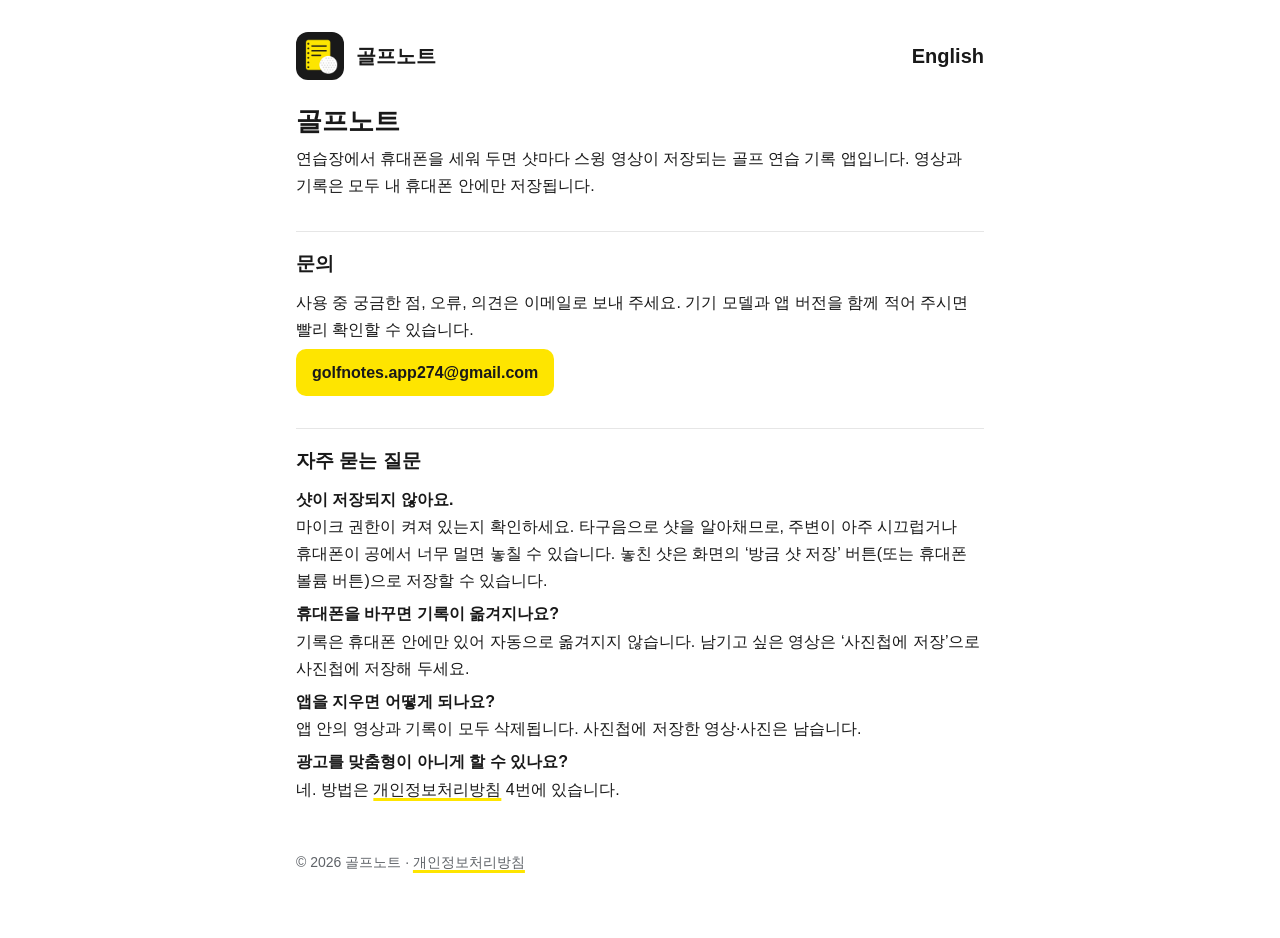
<file: index.html>
<!doctype html>
<html lang="ko">
<head>
<meta charset="utf-8">
<meta name="viewport" content="width=device-width, initial-scale=1">
<title>골프노트 지원</title>
<meta name="description" content="연습장에서 휴대폰을 세워 두면 샷마다 스윙 영상이 저장되는 골프 연습 기록 앱">
<link rel="icon" href="icon.png">
<link rel="stylesheet" href="style.css">
<link rel="alternate" hreflang="en" href="https://cks274-droid.github.io/en/">
</head>
<body>
<main>
<header><img src="icon.png" alt=""><a href="./">골프노트</a><span class="lang"><a href="en/" lang="en">English</a></span></header>

<h1>골프노트</h1>
<p>연습장에서 휴대폰을 세워 두면 샷마다 스윙 영상이 저장되는 골프 연습 기록 앱입니다. 영상과 기록은 모두 내 휴대폰 안에만 저장됩니다.</p>

<h2>문의</h2>
<p>사용 중 궁금한 점, 오류, 의견은 이메일로 보내 주세요. 기기 모델과 앱 버전을 함께 적어 주시면 빨리 확인할 수 있습니다.</p>
<p><a class="btn" href="mailto:golfnotes.app274@gmail.com">golfnotes.app274@gmail.com</a></p>

<h2>자주 묻는 질문</h2>
<p><strong>샷이 저장되지 않아요.</strong><br>
마이크 권한이 켜져 있는지 확인하세요. 타구음으로 샷을 알아채므로, 주변이 아주 시끄럽거나 휴대폰이 공에서 너무 멀면 놓칠 수 있습니다. 놓친 샷은 화면의 ‘방금 샷 저장’ 버튼(또는 휴대폰 볼륨 버튼)으로 저장할 수 있습니다.</p>
<p><strong>휴대폰을 바꾸면 기록이 옮겨지나요?</strong><br>
기록은 휴대폰 안에만 있어 자동으로 옮겨지지 않습니다. 남기고 싶은 영상은 ‘사진첩에 저장’으로 사진첩에 저장해 두세요.</p>
<p><strong>앱을 지우면 어떻게 되나요?</strong><br>
앱 안의 영상과 기록이 모두 삭제됩니다. 사진첩에 저장한 영상·사진은 남습니다.</p>
<p><strong>광고를 맞춤형이 아니게 할 수 있나요?</strong><br>
네. 방법은 <a href="privacy.html">개인정보처리방침</a> 4번에 있습니다.</p>

<footer>© 2026 골프노트 · <a href="privacy.html">개인정보처리방침</a></footer>
</main>
</body>
</html>
</file>
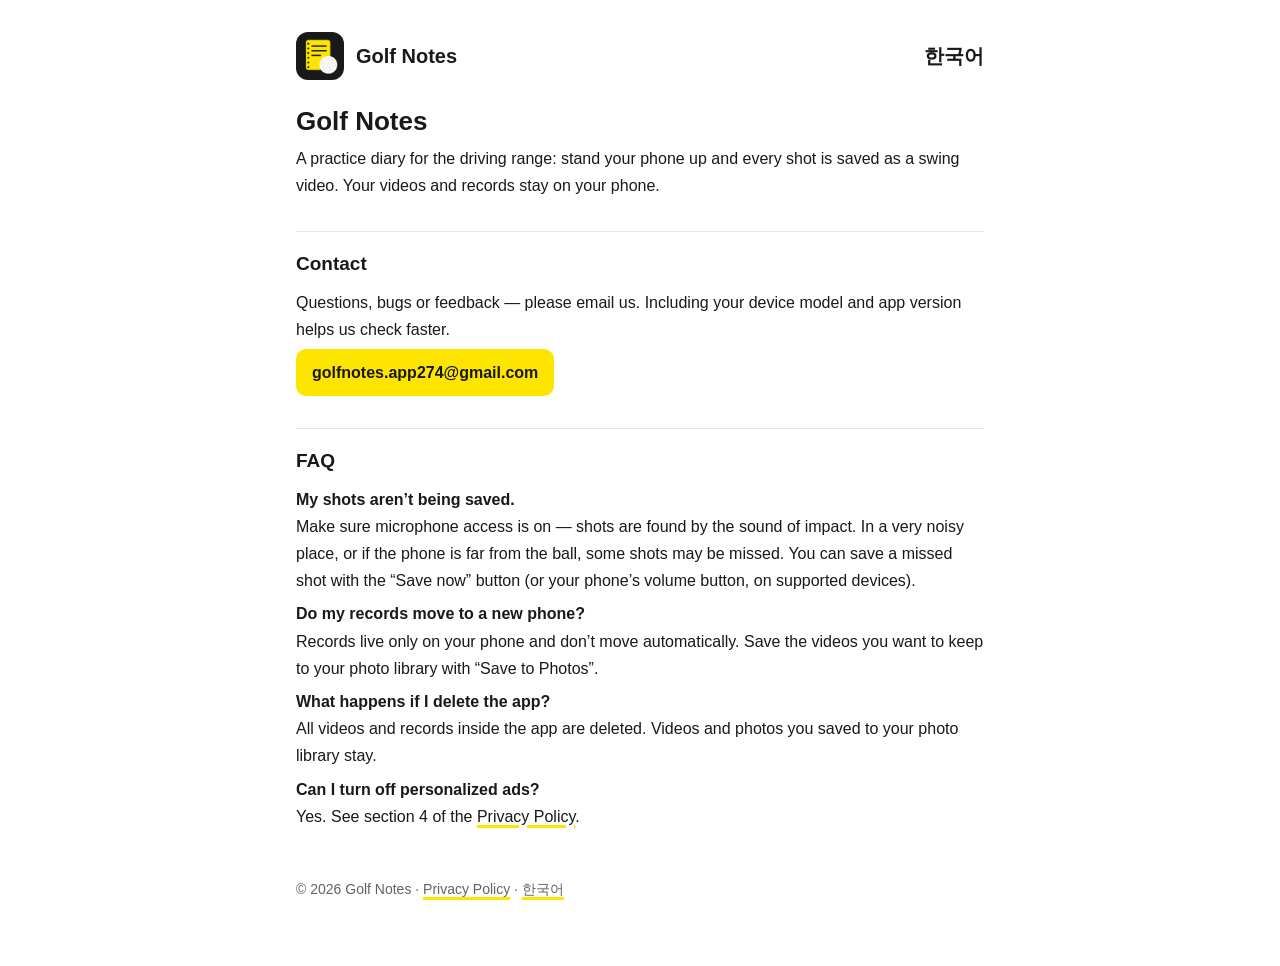
<file: en/index.html>
<!doctype html>
<html lang="en">
<head>
<meta charset="utf-8">
<meta name="viewport" content="width=device-width, initial-scale=1">
<title>Golf Notes Support</title>
<meta name="description" content="A golf practice diary: stand your phone up at the range and every shot is saved as a swing video.">
<link rel="icon" href="../icon.png">
<link rel="stylesheet" href="../style.css">
<link rel="alternate" hreflang="ko" href="https://cks274-droid.github.io/">
</head>
<body>
<main>
<header><img src="../icon.png" alt=""><a href="./">Golf Notes</a><span class="lang"><a href="../" lang="ko">한국어</a></span></header>

<h1>Golf Notes</h1>
<p>A practice diary for the driving range: stand your phone up and every shot is saved as a swing video. Your videos and records stay on your phone.</p>

<h2>Contact</h2>
<p>Questions, bugs or feedback — please email us. Including your device model and app version helps us check faster.</p>
<p><a class="btn" href="mailto:golfnotes.app274@gmail.com">golfnotes.app274@gmail.com</a></p>

<h2>FAQ</h2>
<p><strong>My shots aren’t being saved.</strong><br>
Make sure microphone access is on — shots are found by the sound of impact. In a very noisy place, or if the phone is far from the ball, some shots may be missed. You can save a missed shot with the “Save now” button (or your phone’s volume button, on supported devices).</p>
<p><strong>Do my records move to a new phone?</strong><br>
Records live only on your phone and don’t move automatically. Save the videos you want to keep to your photo library with “Save to Photos”.</p>
<p><strong>What happens if I delete the app?</strong><br>
All videos and records inside the app are deleted. Videos and photos you saved to your photo library stay.</p>
<p><strong>Can I turn off personalized ads?</strong><br>
Yes. See section 4 of the <a href="privacy.html">Privacy Policy</a>.</p>

<footer>© 2026 Golf Notes · <a href="privacy.html">Privacy Policy</a> · <a href="../" lang="ko">한국어</a></footer>
</main>
</body>
</html>
</file>
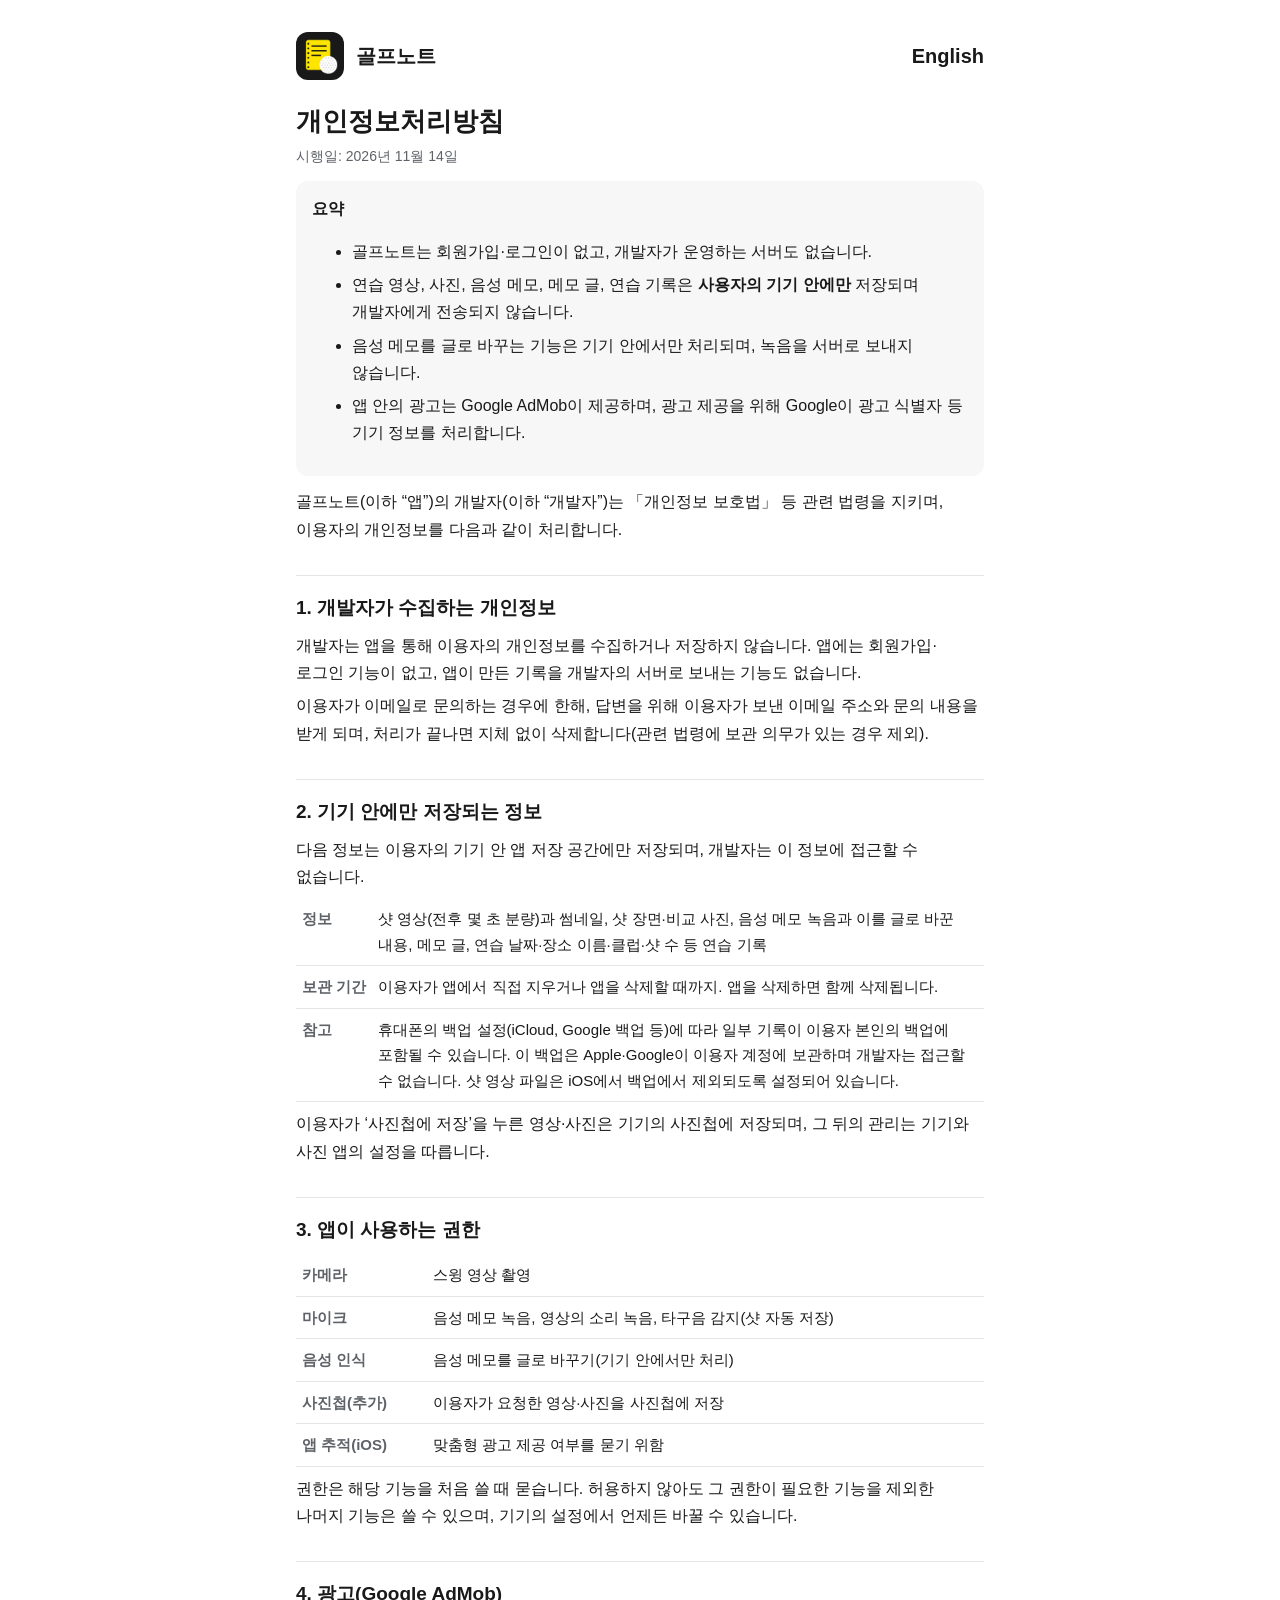
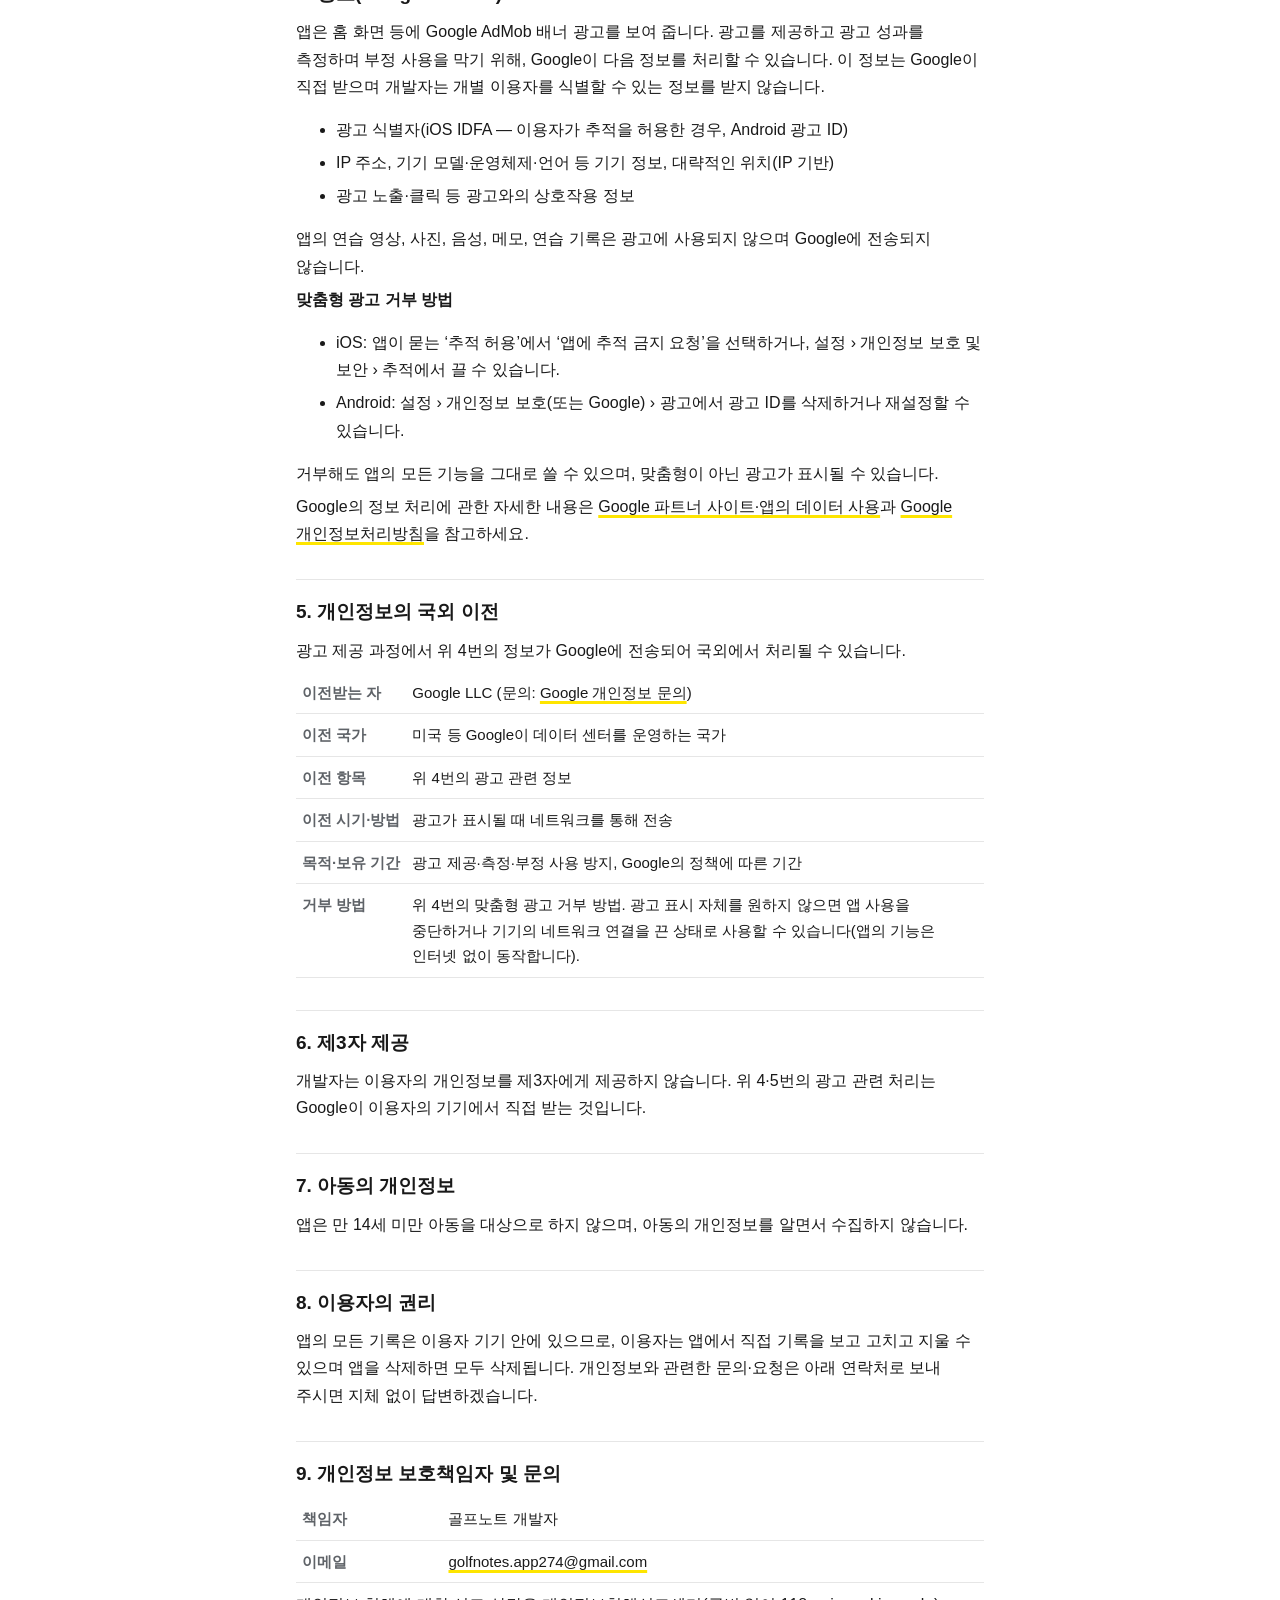
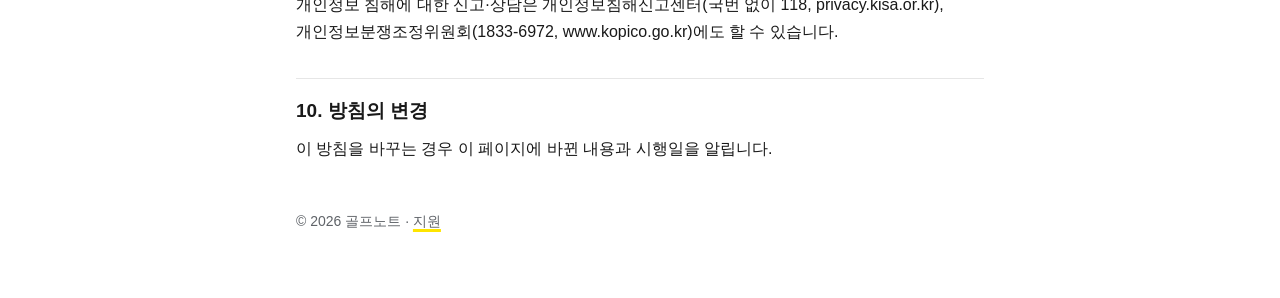
<file: privacy.html>
<!doctype html>
<html lang="ko">
<head>
<meta charset="utf-8">
<meta name="viewport" content="width=device-width, initial-scale=1">
<title>골프노트 개인정보처리방침</title>
<link rel="icon" href="icon.png">
<link rel="stylesheet" href="style.css">
<link rel="alternate" hreflang="en" href="https://cks274-droid.github.io/en/privacy.html">
</head>
<body>
<main>
<header><img src="icon.png" alt=""><a href="./">골프노트</a><span class="lang"><a href="en/privacy.html" lang="en">English</a></span></header>

<h1>개인정보처리방침</h1>
<p class="muted">시행일: 2026년 11월 14일</p>

<div class="box">
<strong>요약</strong>
<ul>
<li>골프노트는 회원가입·로그인이 없고, 개발자가 운영하는 서버도 없습니다.</li>
<li>연습 영상, 사진, 음성 메모, 메모 글, 연습 기록은 <strong>사용자의 기기 안에만</strong> 저장되며 개발자에게 전송되지 않습니다.</li>
<li>음성 메모를 글로 바꾸는 기능은 기기 안에서만 처리되며, 녹음을 서버로 보내지 않습니다.</li>
<li>앱 안의 광고는 Google AdMob이 제공하며, 광고 제공을 위해 Google이 광고 식별자 등 기기 정보를 처리합니다.</li>
</ul>
</div>

<p>골프노트(이하 “앱”)의 개발자(이하 “개발자”)는 「개인정보 보호법」 등 관련 법령을 지키며, 이용자의 개인정보를 다음과 같이 처리합니다.</p>

<h2>1. 개발자가 수집하는 개인정보</h2>
<p>개발자는 앱을 통해 이용자의 개인정보를 수집하거나 저장하지 않습니다. 앱에는 회원가입·로그인 기능이 없고, 앱이 만든 기록을 개발자의 서버로 보내는 기능도 없습니다.</p>
<p>이용자가 이메일로 문의하는 경우에 한해, 답변을 위해 이용자가 보낸 이메일 주소와 문의 내용을 받게 되며, 처리가 끝나면 지체 없이 삭제합니다(관련 법령에 보관 의무가 있는 경우 제외).</p>

<h2>2. 기기 안에만 저장되는 정보</h2>
<p>다음 정보는 이용자의 기기 안 앱 저장 공간에만 저장되며, 개발자는 이 정보에 접근할 수 없습니다.</p>
<table>
<tr><th>정보</th><td>샷 영상(전후 몇 초 분량)과 썸네일, 샷 장면·비교 사진, 음성 메모 녹음과 이를 글로 바꾼 내용, 메모 글, 연습 날짜·장소 이름·클럽·샷 수 등 연습 기록</td></tr>
<tr><th>보관 기간</th><td>이용자가 앱에서 직접 지우거나 앱을 삭제할 때까지. 앱을 삭제하면 함께 삭제됩니다.</td></tr>
<tr><th>참고</th><td>휴대폰의 백업 설정(iCloud, Google 백업 등)에 따라 일부 기록이 이용자 본인의 백업에 포함될 수 있습니다. 이 백업은 Apple·Google이 이용자 계정에 보관하며 개발자는 접근할 수 없습니다. 샷 영상 파일은 iOS에서 백업에서 제외되도록 설정되어 있습니다.</td></tr>
</table>
<p>이용자가 ‘사진첩에 저장’을 누른 영상·사진은 기기의 사진첩에 저장되며, 그 뒤의 관리는 기기와 사진 앱의 설정을 따릅니다.</p>

<h2>3. 앱이 사용하는 권한</h2>
<table>
<tr><th>카메라</th><td>스윙 영상 촬영</td></tr>
<tr><th>마이크</th><td>음성 메모 녹음, 영상의 소리 녹음, 타구음 감지(샷 자동 저장)</td></tr>
<tr><th>음성 인식</th><td>음성 메모를 글로 바꾸기(기기 안에서만 처리)</td></tr>
<tr><th>사진첩(추가)</th><td>이용자가 요청한 영상·사진을 사진첩에 저장</td></tr>
<tr><th>앱 추적(iOS)</th><td>맞춤형 광고 제공 여부를 묻기 위함</td></tr>
</table>
<p>권한은 해당 기능을 처음 쓸 때 묻습니다. 허용하지 않아도 그 권한이 필요한 기능을 제외한 나머지 기능은 쓸 수 있으며, 기기의 설정에서 언제든 바꿀 수 있습니다.</p>

<h2>4. 광고(Google AdMob)</h2>
<p>앱은 홈 화면 등에 Google AdMob 배너 광고를 보여 줍니다. 광고를 제공하고 광고 성과를 측정하며 부정 사용을 막기 위해, Google이 다음 정보를 처리할 수 있습니다. 이 정보는 Google이 직접 받으며 개발자는 개별 이용자를 식별할 수 있는 정보를 받지 않습니다.</p>
<ul>
<li>광고 식별자(iOS IDFA — 이용자가 추적을 허용한 경우, Android 광고 ID)</li>
<li>IP 주소, 기기 모델·운영체제·언어 등 기기 정보, 대략적인 위치(IP 기반)</li>
<li>광고 노출·클릭 등 광고와의 상호작용 정보</li>
</ul>
<p>앱의 연습 영상, 사진, 음성, 메모, 연습 기록은 광고에 사용되지 않으며 Google에 전송되지 않습니다.</p>
<p><strong>맞춤형 광고 거부 방법</strong></p>
<ul>
<li>iOS: 앱이 묻는 ‘추적 허용’에서 ‘앱에 추적 금지 요청’을 선택하거나, 설정 › 개인정보 보호 및 보안 › 추적에서 끌 수 있습니다.</li>
<li>Android: 설정 › 개인정보 보호(또는 Google) › 광고에서 광고 ID를 삭제하거나 재설정할 수 있습니다.</li>
</ul>
<p>거부해도 앱의 모든 기능을 그대로 쓸 수 있으며, 맞춤형이 아닌 광고가 표시될 수 있습니다.</p>
<p>Google의 정보 처리에 관한 자세한 내용은 <a href="https://policies.google.com/technologies/partner-sites?hl=ko">Google 파트너 사이트·앱의 데이터 사용</a>과 <a href="https://policies.google.com/privacy?hl=ko">Google 개인정보처리방침</a>을 참고하세요.</p>

<h2>5. 개인정보의 국외 이전</h2>
<p>광고 제공 과정에서 위 4번의 정보가 Google에 전송되어 국외에서 처리될 수 있습니다.</p>
<table>
<tr><th>이전받는 자</th><td>Google LLC (문의: <a href="https://support.google.com/policies/contact/general_privacy_form">Google 개인정보 문의</a>)</td></tr>
<tr><th>이전 국가</th><td>미국 등 Google이 데이터 센터를 운영하는 국가</td></tr>
<tr><th>이전 항목</th><td>위 4번의 광고 관련 정보</td></tr>
<tr><th>이전 시기·방법</th><td>광고가 표시될 때 네트워크를 통해 전송</td></tr>
<tr><th>목적·보유 기간</th><td>광고 제공·측정·부정 사용 방지, Google의 정책에 따른 기간</td></tr>
<tr><th>거부 방법</th><td>위 4번의 맞춤형 광고 거부 방법. 광고 표시 자체를 원하지 않으면 앱 사용을 중단하거나 기기의 네트워크 연결을 끈 상태로 사용할 수 있습니다(앱의 기능은 인터넷 없이 동작합니다).</td></tr>
</table>

<h2>6. 제3자 제공</h2>
<p>개발자는 이용자의 개인정보를 제3자에게 제공하지 않습니다. 위 4·5번의 광고 관련 처리는 Google이 이용자의 기기에서 직접 받는 것입니다.</p>

<h2>7. 아동의 개인정보</h2>
<p>앱은 만 14세 미만 아동을 대상으로 하지 않으며, 아동의 개인정보를 알면서 수집하지 않습니다.</p>

<h2>8. 이용자의 권리</h2>
<p>앱의 모든 기록은 이용자 기기 안에 있으므로, 이용자는 앱에서 직접 기록을 보고 고치고 지울 수 있으며 앱을 삭제하면 모두 삭제됩니다. 개인정보와 관련한 문의·요청은 아래 연락처로 보내 주시면 지체 없이 답변하겠습니다.</p>

<h2>9. 개인정보 보호책임자 및 문의</h2>
<table>
<tr><th>책임자</th><td>골프노트 개발자</td></tr>
<tr><th>이메일</th><td><a href="mailto:golfnotes.app274@gmail.com">golfnotes.app274@gmail.com</a></td></tr>
</table>
<p>개인정보 침해에 대한 신고·상담은 개인정보침해신고센터(국번 없이 118, privacy.kisa.or.kr), 개인정보분쟁조정위원회(1833-6972, www.kopico.go.kr)에도 할 수 있습니다.</p>

<h2>10. 방침의 변경</h2>
<p>이 방침을 바꾸는 경우 이 페이지에 바뀐 내용과 시행일을 알립니다.</p>

<footer>© 2026 골프노트 · <a href="./">지원</a></footer>
</main>
</body>
</html>
</file>
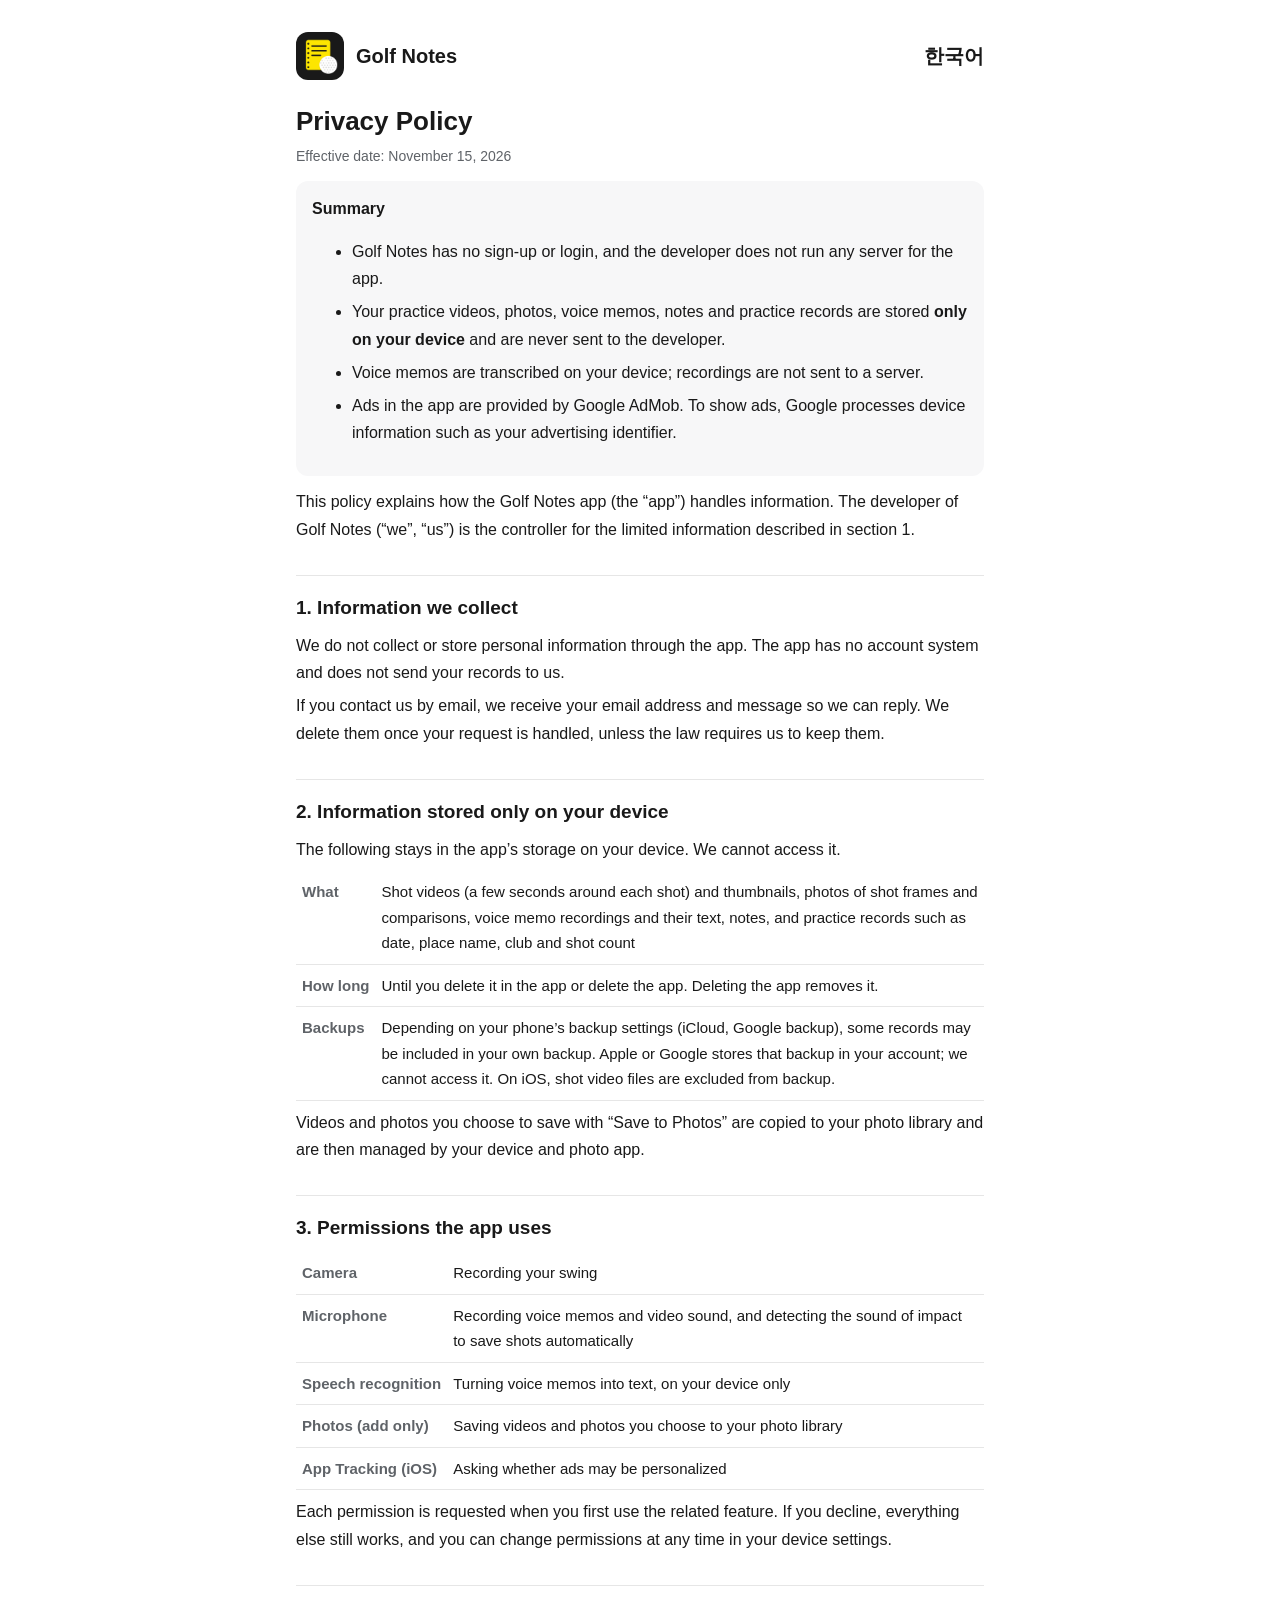
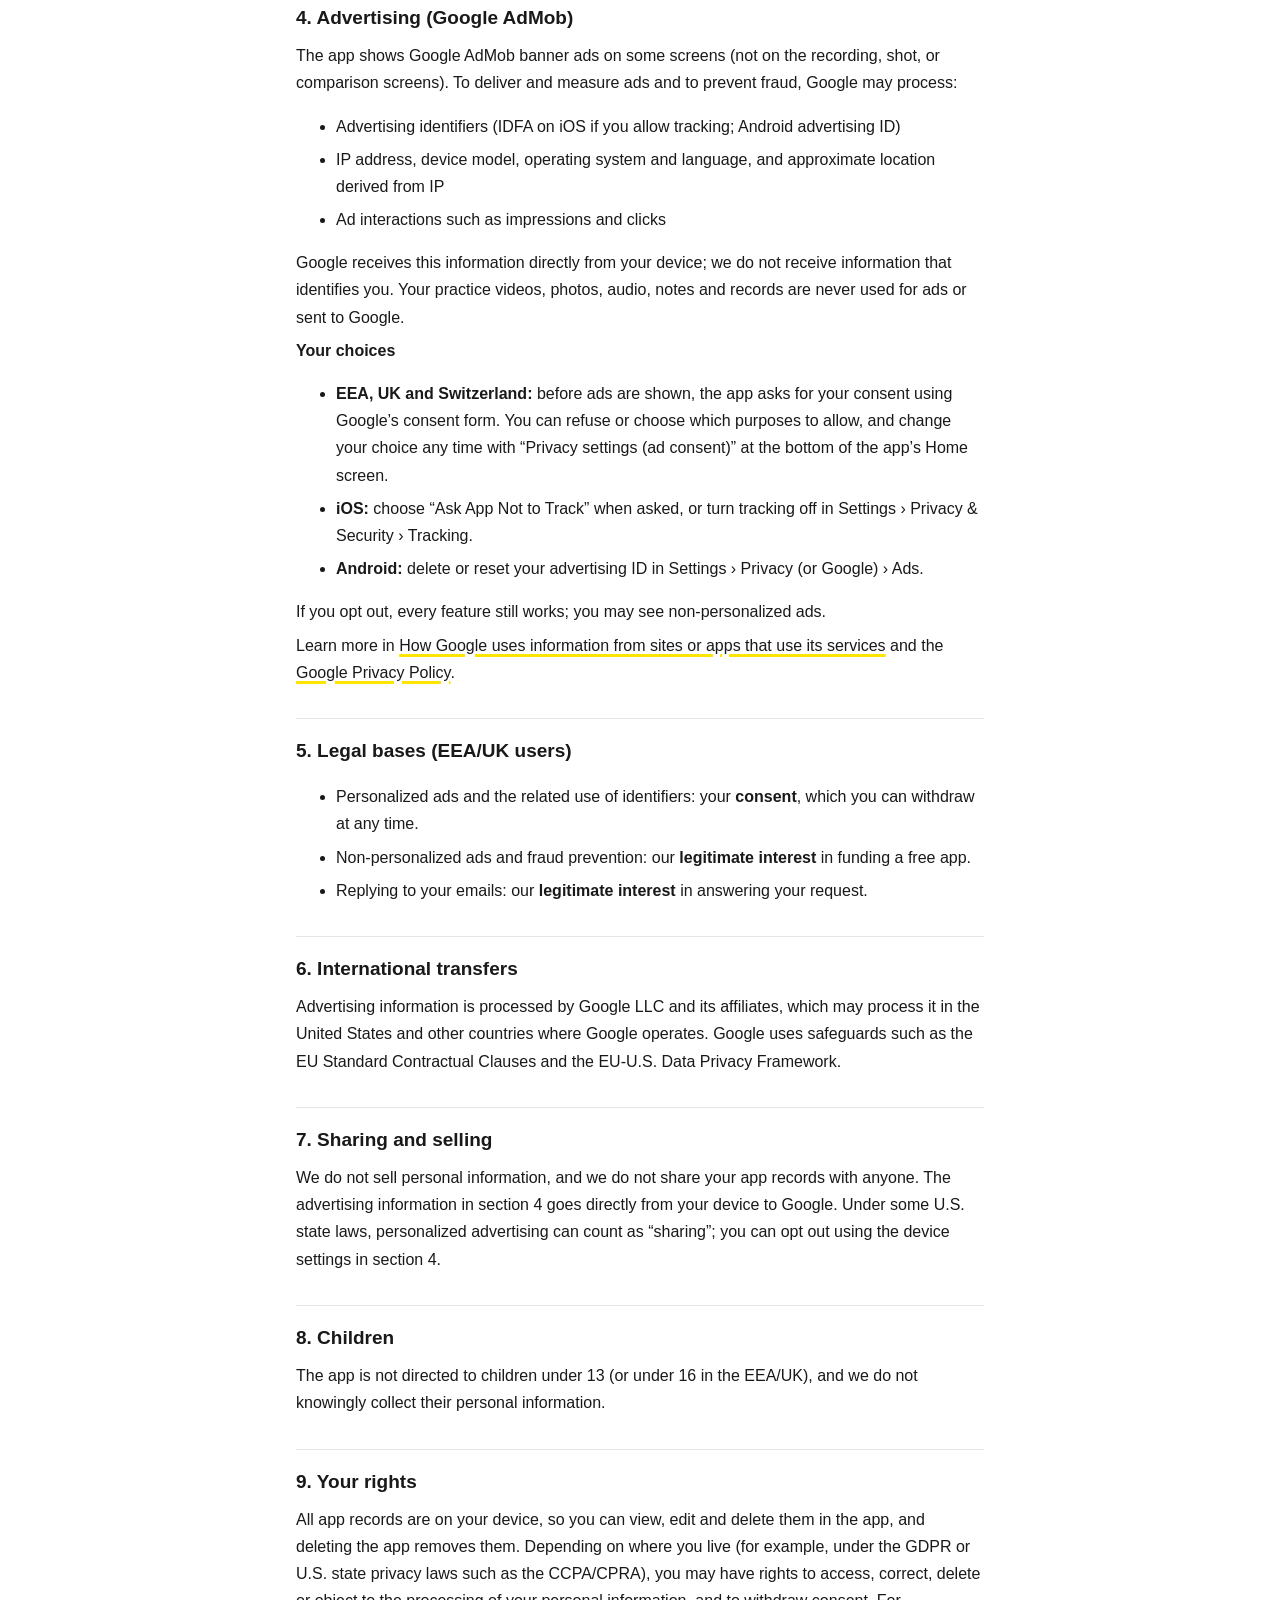
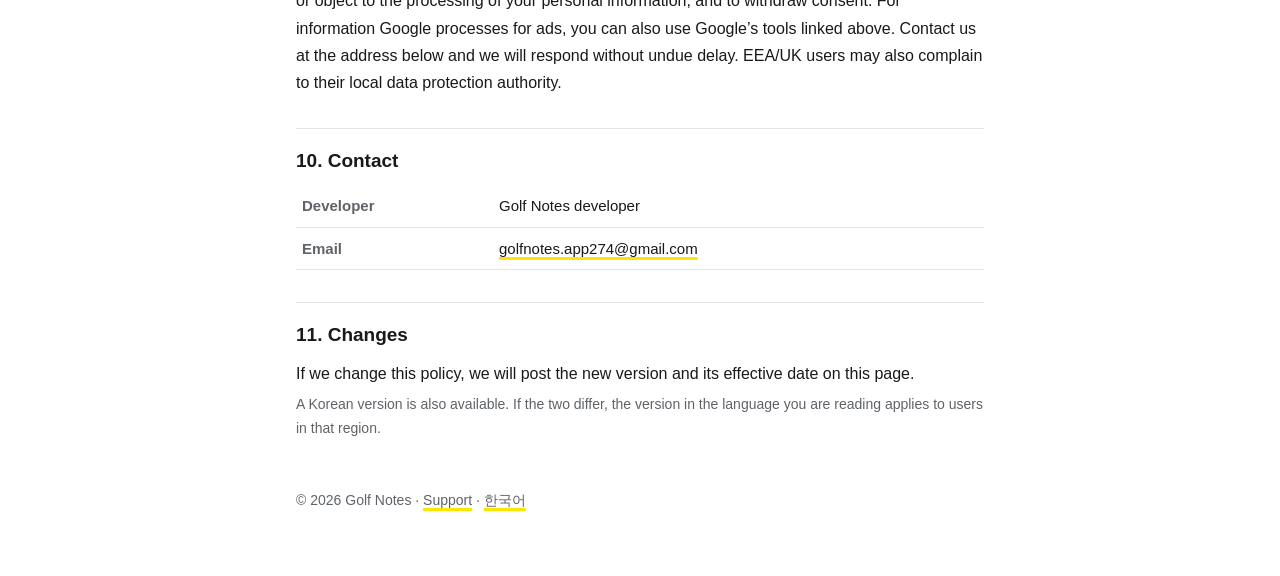
<file: en/privacy.html>
<!doctype html>
<html lang="en">
<head>
<meta charset="utf-8">
<meta name="viewport" content="width=device-width, initial-scale=1">
<title>Golf Notes Privacy Policy</title>
<link rel="icon" href="../icon.png">
<link rel="stylesheet" href="../style.css">
<link rel="alternate" hreflang="ko" href="https://cks274-droid.github.io/privacy.html">
</head>
<body>
<main>
<header><img src="../icon.png" alt=""><a href="./">Golf Notes</a><span class="lang"><a href="../privacy.html" lang="ko">한국어</a></span></header>

<h1>Privacy Policy</h1>
<p class="muted">Effective date: November 15, 2026</p>

<div class="box">
<strong>Summary</strong>
<ul>
<li>Golf Notes has no sign-up or login, and the developer does not run any server for the app.</li>
<li>Your practice videos, photos, voice memos, notes and practice records are stored <strong>only on your device</strong> and are never sent to the developer.</li>
<li>Voice memos are transcribed on your device; recordings are not sent to a server.</li>
<li>Ads in the app are provided by Google AdMob. To show ads, Google processes device information such as your advertising identifier.</li>
</ul>
</div>

<p>This policy explains how the Golf Notes app (the “app”) handles information. The developer of Golf Notes (“we”, “us”) is the controller for the limited information described in section 1.</p>

<h2>1. Information we collect</h2>
<p>We do not collect or store personal information through the app. The app has no account system and does not send your records to us.</p>
<p>If you contact us by email, we receive your email address and message so we can reply. We delete them once your request is handled, unless the law requires us to keep them.</p>

<h2>2. Information stored only on your device</h2>
<p>The following stays in the app’s storage on your device. We cannot access it.</p>
<table>
<tr><th>What</th><td>Shot videos (a few seconds around each shot) and thumbnails, photos of shot frames and comparisons, voice memo recordings and their text, notes, and practice records such as date, place name, club and shot count</td></tr>
<tr><th>How long</th><td>Until you delete it in the app or delete the app. Deleting the app removes it.</td></tr>
<tr><th>Backups</th><td>Depending on your phone’s backup settings (iCloud, Google backup), some records may be included in your own backup. Apple or Google stores that backup in your account; we cannot access it. On iOS, shot video files are excluded from backup.</td></tr>
</table>
<p>Videos and photos you choose to save with “Save to Photos” are copied to your photo library and are then managed by your device and photo app.</p>

<h2>3. Permissions the app uses</h2>
<table>
<tr><th>Camera</th><td>Recording your swing</td></tr>
<tr><th>Microphone</th><td>Recording voice memos and video sound, and detecting the sound of impact to save shots automatically</td></tr>
<tr><th>Speech recognition</th><td>Turning voice memos into text, on your device only</td></tr>
<tr><th>Photos (add only)</th><td>Saving videos and photos you choose to your photo library</td></tr>
<tr><th>App Tracking (iOS)</th><td>Asking whether ads may be personalized</td></tr>
</table>
<p>Each permission is requested when you first use the related feature. If you decline, everything else still works, and you can change permissions at any time in your device settings.</p>

<h2>4. Advertising (Google AdMob)</h2>
<p>The app shows Google AdMob banner ads on some screens (not on the recording, shot, or comparison screens). To deliver and measure ads and to prevent fraud, Google may process:</p>
<ul>
<li>Advertising identifiers (IDFA on iOS if you allow tracking; Android advertising ID)</li>
<li>IP address, device model, operating system and language, and approximate location derived from IP</li>
<li>Ad interactions such as impressions and clicks</li>
</ul>
<p>Google receives this information directly from your device; we do not receive information that identifies you. Your practice videos, photos, audio, notes and records are never used for ads or sent to Google.</p>
<p><strong>Your choices</strong></p>
<ul>
<li><strong>EEA, UK and Switzerland:</strong> before ads are shown, the app asks for your consent using Google’s consent form. You can refuse or choose which purposes to allow, and change your choice any time with “Privacy settings (ad consent)” at the bottom of the app’s Home screen.</li>
<li><strong>iOS:</strong> choose “Ask App Not to Track” when asked, or turn tracking off in Settings › Privacy &amp; Security › Tracking.</li>
<li><strong>Android:</strong> delete or reset your advertising ID in Settings › Privacy (or Google) › Ads.</li>
</ul>
<p>If you opt out, every feature still works; you may see non-personalized ads.</p>
<p>Learn more in <a href="https://policies.google.com/technologies/partner-sites">How Google uses information from sites or apps that use its services</a> and the <a href="https://policies.google.com/privacy">Google Privacy Policy</a>.</p>

<h2>5. Legal bases (EEA/UK users)</h2>
<ul>
<li>Personalized ads and the related use of identifiers: your <strong>consent</strong>, which you can withdraw at any time.</li>
<li>Non-personalized ads and fraud prevention: our <strong>legitimate interest</strong> in funding a free app.</li>
<li>Replying to your emails: our <strong>legitimate interest</strong> in answering your request.</li>
</ul>

<h2>6. International transfers</h2>
<p>Advertising information is processed by Google LLC and its affiliates, which may process it in the United States and other countries where Google operates. Google uses safeguards such as the EU Standard Contractual Clauses and the EU-U.S. Data Privacy Framework.</p>

<h2>7. Sharing and selling</h2>
<p>We do not sell personal information, and we do not share your app records with anyone. The advertising information in section 4 goes directly from your device to Google. Under some U.S. state laws, personalized advertising can count as “sharing”; you can opt out using the device settings in section 4.</p>

<h2>8. Children</h2>
<p>The app is not directed to children under 13 (or under 16 in the EEA/UK), and we do not knowingly collect their personal information.</p>

<h2>9. Your rights</h2>
<p>All app records are on your device, so you can view, edit and delete them in the app, and deleting the app removes them. Depending on where you live (for example, under the GDPR or U.S. state privacy laws such as the CCPA/CPRA), you may have rights to access, correct, delete or object to the processing of your personal information, and to withdraw consent. For information Google processes for ads, you can also use Google’s tools linked above. Contact us at the address below and we will respond without undue delay. EEA/UK users may also complain to their local data protection authority.</p>

<h2>10. Contact</h2>
<table>
<tr><th>Developer</th><td>Golf Notes developer</td></tr>
<tr><th>Email</th><td><a href="mailto:golfnotes.app274@gmail.com">golfnotes.app274@gmail.com</a></td></tr>
</table>

<h2>11. Changes</h2>
<p>If we change this policy, we will post the new version and its effective date on this page.</p>
<p class="muted">A Korean version is also available. If the two differ, the version in the language you are reading applies to users in that region.</p>

<footer>© 2026 Golf Notes · <a href="./">Support</a> · <a href="../privacy.html" lang="ko">한국어</a></footer>
</main>
</body>
</html>
</file>
<file: style.css>
:root { --bg:#ffffff; --fg:#191919; --muted:#5f6368; --line:#e6e6e6; --accent:#fee500; --card:#f7f7f8; }
@media (prefers-color-scheme: dark) { :root { --bg:#191919; --fg:#f2f2f2; --muted:#a8a8a8; --line:#333; --card:#232323; } }
* { box-sizing: border-box; }
body { margin:0; background:var(--bg); color:var(--fg); font:16px/1.7 -apple-system, BlinkMacSystemFont, "Apple SD Gothic Neo", "Noto Sans KR", sans-serif; word-break: keep-all; }
main { max-width: 720px; margin: 0 auto; padding: 32px 16px 64px; }
header { display:flex; align-items:center; gap:12px; margin-bottom: 24px; }
header img { width:48px; height:48px; border-radius:12px; }
header a { color:inherit; text-decoration:none; font-weight:700; font-size:20px; }
h1 { font-size: 26px; line-height:1.35; margin: 8px 0 4px; }
h2 { font-size: 19px; margin: 32px 0 8px; padding-top: 16px; border-top: 1px solid var(--line); }
p, li { margin: 6px 0; }
.muted { color: var(--muted); font-size: 14px; }
.box { background: var(--card); border-radius: 12px; padding: 14px 16px; margin: 12px 0; }
table { width:100%; border-collapse: collapse; font-size: 15px; margin: 8px 0; }
th, td { text-align:left; vertical-align: top; padding: 8px 6px; border-bottom: 1px solid var(--line); }
th { white-space: nowrap; color: var(--muted); font-weight: 600; }
a { color: inherit; text-decoration-color: var(--accent); text-decoration-thickness: 3px; text-underline-offset: 3px; }
.btn { display:inline-block; background: var(--accent); color:#191919; padding: 10px 16px; border-radius: 10px; font-weight: 700; text-decoration: none; }
footer { margin-top: 48px; color: var(--muted); font-size: 14px; }
.lang { margin-left: auto; font-size: 15px; }
.lang a { font-weight: 600; }
</file>
